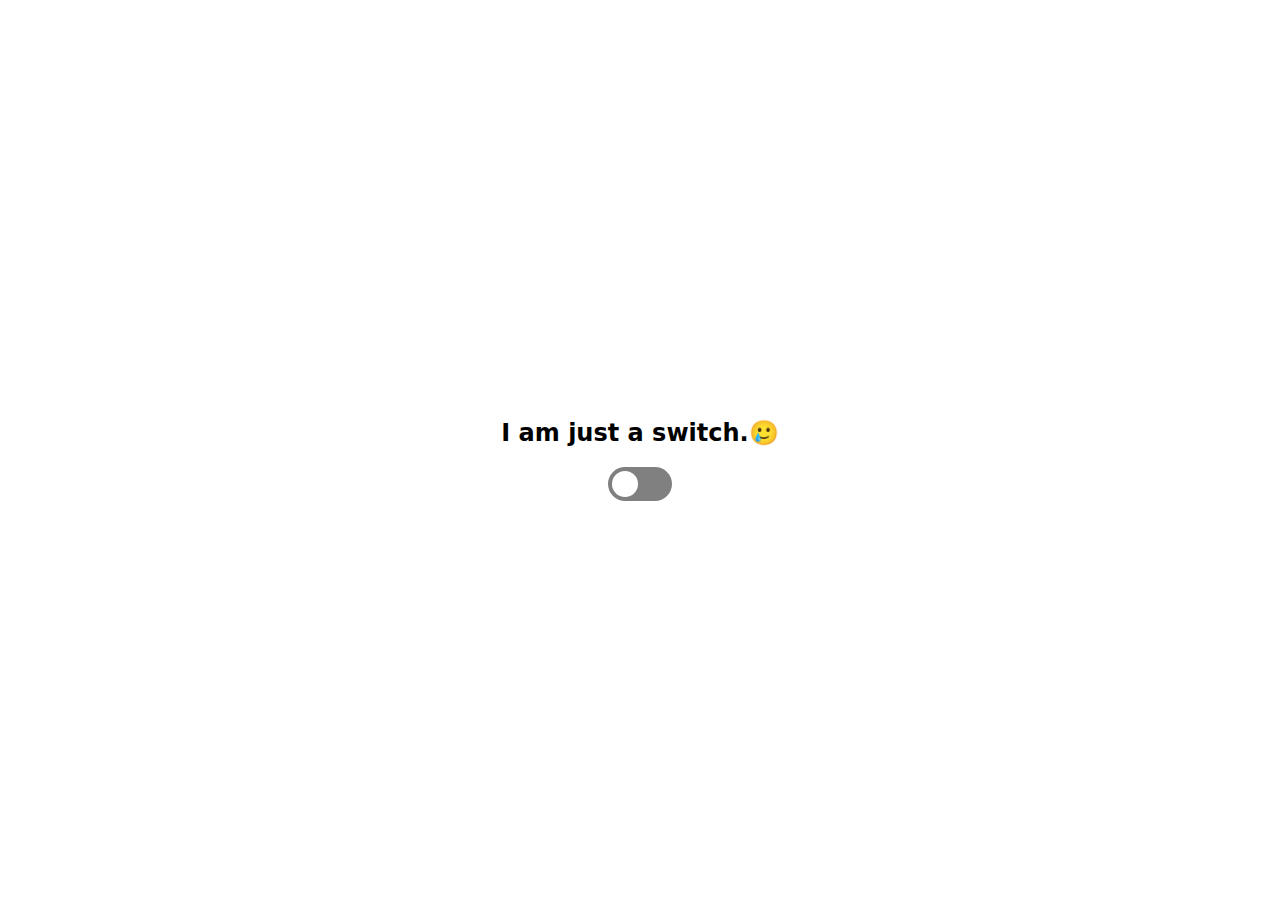
<file: switch/index.html>
<!DOCTYPE html>
<html lang="en">
<head>
    <meta charset="UTF-8">
    <meta name="viewport" content="width=device-width, initial-scale=1.0">
    <title>Document</title>
    <link rel="stylesheet" href="styles.css">
</head>
<body>
    <div class="container">
        <h2 class="text">I am just a switch.🥲</h2>
        <div class="box">
            <div class="slider"></div>
        </div>
    </div>

<script src="script.js"></script>
</body>
</html>
</file>
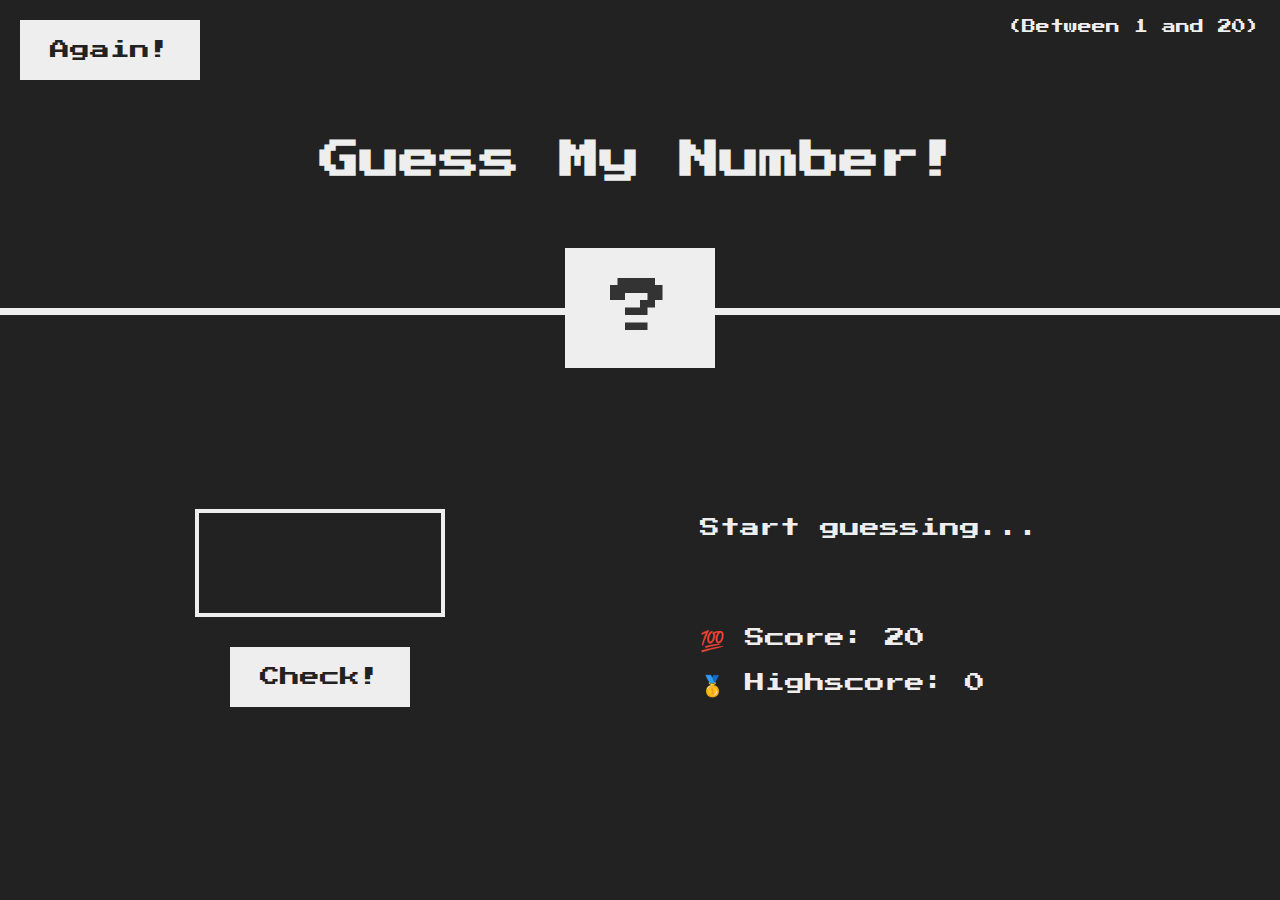
<file: 04_DOM_&_Events_fundamentals/guess_my_number/index.html>
<!DOCTYPE html>
<html lang="en">
  <head>
    <meta charset="UTF-8" />
    <meta name="viewport" content="width=device-width, initial-scale=1.0" />
    <meta http-equiv="X-UA-Compatible" content="ie=edge" />
    <link rel="stylesheet" href="style.css" />
    <title>Guess My Number!</title>
  </head>
  <body>
    <header>
      <h1>Guess My Number!</h1>
      <p class="between">(Between 1 and 20)</p>
      <button class="btn again">Again!</button>
      <div class="number">?</div>
    </header>
    <main>
      <section class="left">
        <input type="number" class="guess" />
        <button class="btn check">Check!</button>
      </section>
      <section class="right">
        <p class="message">Start guessing...</p>
        <p class="label-score">💯 Score: <span class="score">20</span></p>
        <p class="label-highscore">
          🥇 Highscore: <span class="highscore">0</span>
        </p>
      </section>
    </main>
    <script src="script.js"></script>
  </body>
</html>
</file>
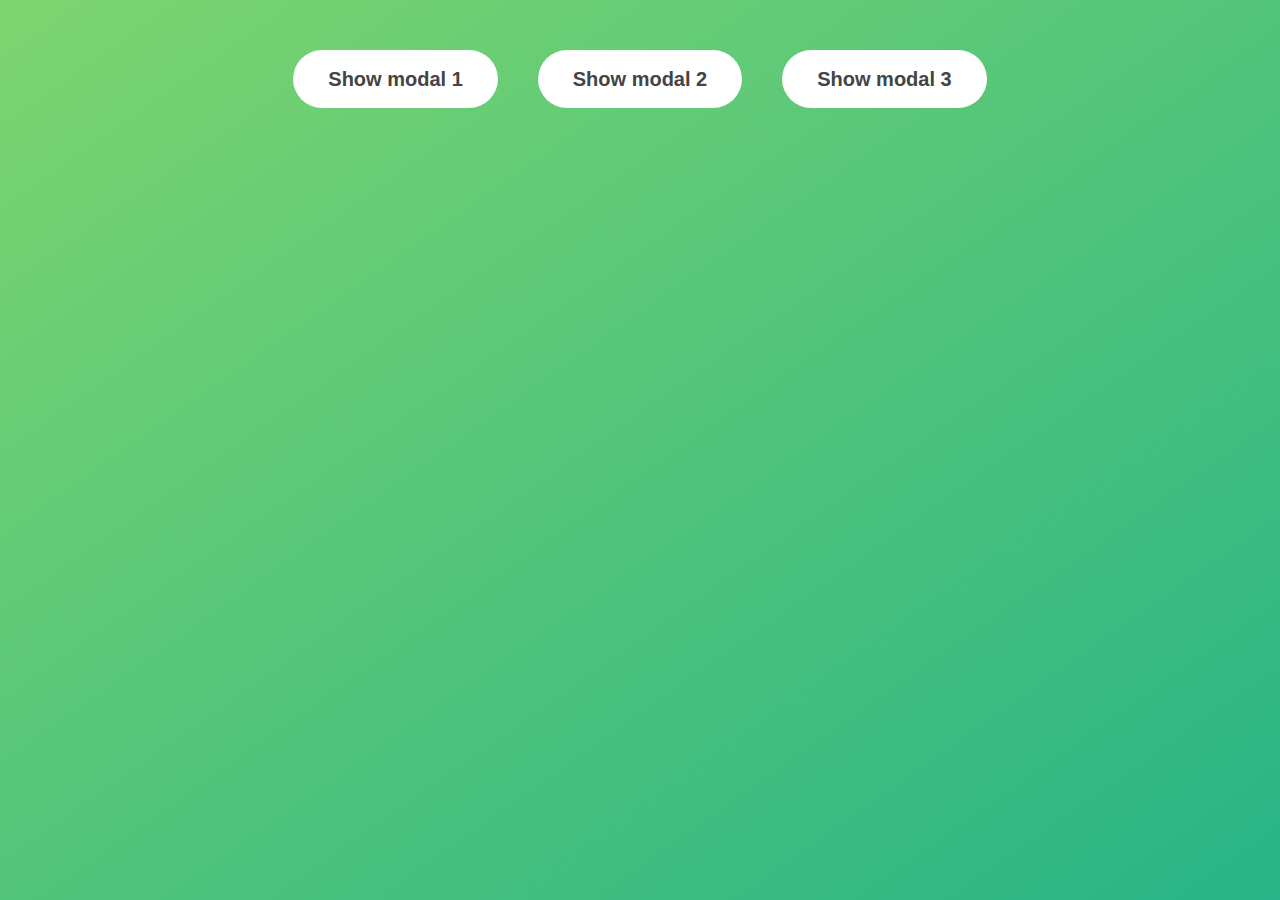
<file: 04_DOM_&_Events_fundamentals/modal_window/index.html>
<!DOCTYPE html>
<html lang="en">
  <head>
    <meta charset="UTF-8" />
    <meta name="viewport" content="width=device-width, initial-scale=1.0" />
    <meta http-equiv="X-UA-Compatible" content="ie=edge" />
    <link rel="stylesheet" href="style.css" />
    <title>Modal window</title>
  </head>
  <body>
    <button class="show-modal">Show modal 1</button>
    <button class="show-modal">Show modal 2</button>
    <button class="show-modal">Show modal 3</button>

    <div class="modal hidden">
      <button class="close-modal">&times;</button>
      <h1>I'm a modal window 😍</h1>
      <p>
        Lorem ipsum dolor sit amet, consectetur adipisicing elit, sed do eiusmod
        tempor incididunt ut labore et dolore magna aliqua. Ut enim ad minim
        veniam, quis nostrud exercitation ullamco laboris nisi ut aliquip ex ea
        commodo consequat. Duis aute irure dolor in reprehenderit in voluptate
        velit esse cillum dolore eu fugiat nulla pariatur. Excepteur sint
        occaecat cupidatat non proident, sunt in culpa qui officia deserunt
        mollit anim id est laborum.
      </p>
    </div>
    <div class="overlay hidden"></div>

    <script src="script.js"></script>
  </body>
</html>
</file>
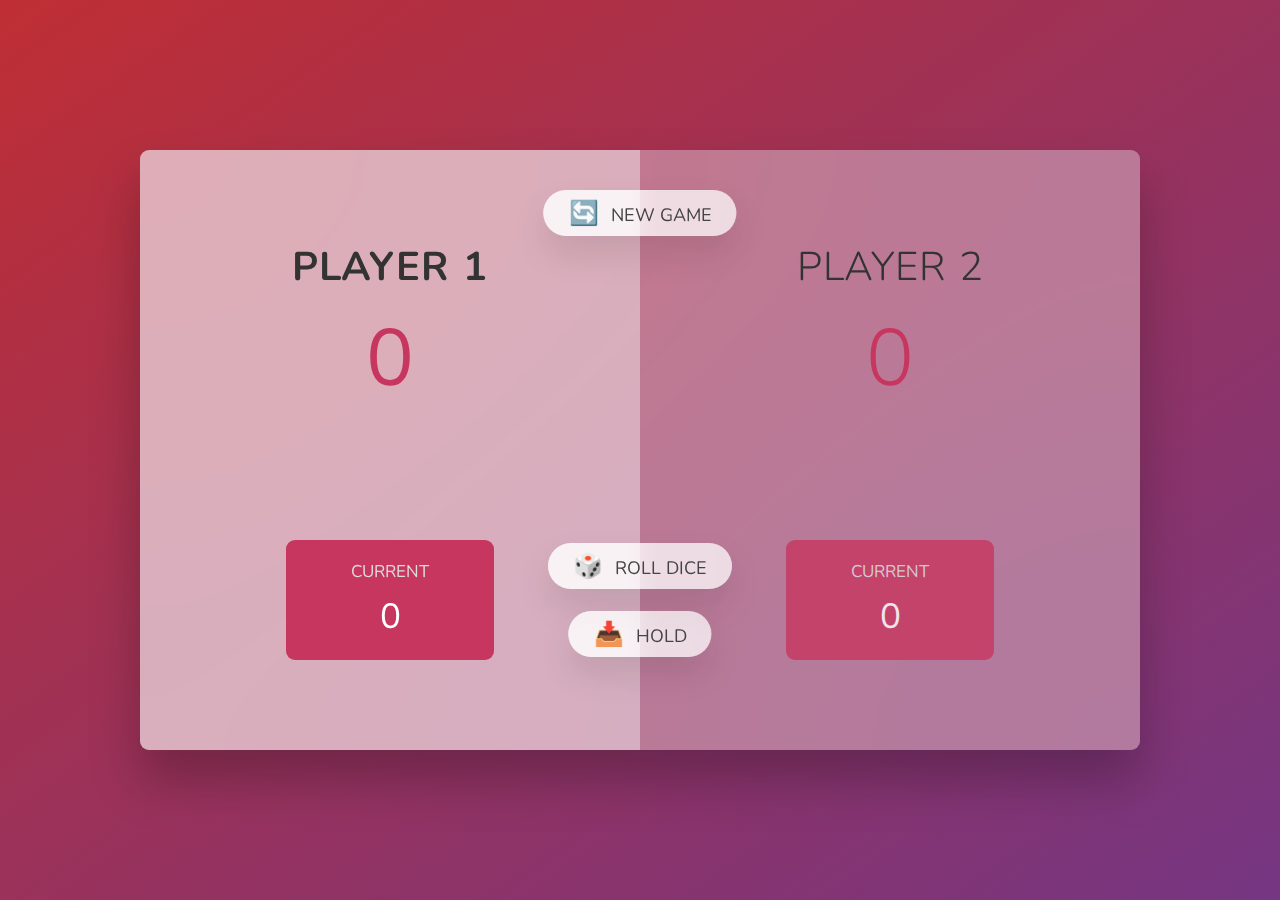
<file: 04_DOM_&_Events_fundamentals/pig_game/index.html>
<!DOCTYPE html>
<html lang="en">
  <head>
    <meta charset="UTF-8" />
    <meta name="viewport" content="width=device-width, initial-scale=1.0" />
    <meta http-equiv="X-UA-Compatible" content="ie=edge" />
    <link rel="stylesheet" href="style.css" />
    <title>Pig Game</title>
  </head>
  <body>
    <main>
      <section class="player player--0 player--active">
        <h2 class="name" id="name--0">Player 1</h2>
        <p class="score" id="score--0">43</p>
        <div class="current">
          <p class="current-label">Current</p>
          <p class="current-score" id="current--0">0</p>
        </div>
      </section>
      <section class="player player--1">
        <h2 class="name" id="name--1">Player 2</h2>
        <p class="score" id="score--1">24</p>
        <div class="current">
          <p class="current-label">Current</p>
          <p class="current-score" id="current--1">0</p>
        </div>
      </section>

      <img src="dice-5.png" alt="Playing dice" class="dice" />
      <button class="btn btn--new">🔄 New game</button>
      <button class="btn btn--roll">🎲 Roll dice</button>
      <button class="btn btn--hold">📥 Hold</button>
    </main>
    <script src="script.js"></script>
  </body>
</html>
</file>
<file: switch/styles.css>
body{
    height: 100vh;
    margin: 0;
    padding: 0;
    font-family: system-ui, -apple-system, BlinkMacSystemFont, 'Segoe UI', Roboto, Oxygen, Ubuntu, Cantarell, 'Open Sans', 'Helvetica Neue', sans-serif;
}

.container{
    display: flex;
    align-items: center;
    justify-content: center;
    height: 100vh;
    transition: background 0.3s;
    flex-direction: column;
}

.box{
    width: 60px;
    height: 30px;
    border-radius: 40px;
    background-color: grey;
    transition: background-color 0.2s;
    display: flex;
    align-items: center;
    padding: 2px;
}

.slider{
    width: 26px;
    height: 26px;
    background-color: white;
    border-radius: 50%;
    transition: 0.3s;
    margin-left: 2px;
}

.box.on{
    background-color: rgb(30, 184, 184);
}

.slider.on{
    transform: translate(30px, 0);
}

.purple {
    background-color: #614BC3;
}

.text.white {
    color: #fff;
}
</file>
<file: 04_DOM_&_Events_fundamentals/guess_my_number/style.css>
@import url('https://fonts.googleapis.com/css?family=Press+Start+2P&display=swap');

* {
  margin: 0;
  padding: 0;
  box-sizing: inherit;
}

html {
  font-size: 62.5%;
  box-sizing: border-box;
}

body {
  font-family: 'Press Start 2P', sans-serif;
  color: #eee;
  background-color: #222;
  /* background-color: #60b347; */
}

/* LAYOUT */
header {
  position: relative;
  height: 35vh;
  border-bottom: 7px solid #eee;
}

main {
  height: 65vh;
  color: #eee;
  display: flex;
  align-items: center;
  justify-content: space-around;
}

.left {
  width: 52rem;
  display: flex;
  flex-direction: column;
  align-items: center;
}

.right {
  width: 52rem;
  font-size: 2rem;
}

/* ELEMENTS STYLE */
h1 {
  font-size: 4rem;
  text-align: center;
  position: absolute;
  width: 100%;
  top: 52%;
  left: 50%;
  transform: translate(-50%, -50%);
}

.number {
  background: #eee;
  color: #333;
  font-size: 6rem;
  width: 15rem;
  padding: 3rem 0rem;
  text-align: center;
  position: absolute;
  bottom: 0;
  left: 50%;
  transform: translate(-50%, 50%);
}

.between {
  font-size: 1.4rem;
  position: absolute;
  top: 2rem;
  right: 2rem;
}

.again {
  position: absolute;
  top: 2rem;
  left: 2rem;
}

.guess {
  background: none;
  border: 4px solid #eee;
  font-family: inherit;
  color: inherit;
  font-size: 5rem;
  padding: 2.5rem;
  width: 25rem;
  text-align: center;
  display: block;
  margin-bottom: 3rem;
}

.btn {
  border: none;
  background-color: #eee;
  color: #222;
  font-size: 2rem;
  font-family: inherit;
  padding: 2rem 3rem;
  cursor: pointer;
}

.btn:hover {
  background-color: #ccc;
}

.message {
  margin-bottom: 8rem;
  height: 3rem;
}

.label-score {
  margin-bottom: 2rem;
}
</file>
<file: 04_DOM_&_Events_fundamentals/modal_window/style.css>
* {
    margin: 0;
    padding: 0;
    box-sizing: inherit;
  }
  
  html {
    font-size: 62.5%;
    box-sizing: border-box;
  }
  
  body {
    font-family: sans-serif;
    color: #333;
    line-height: 1.5;
    height: 100vh;
    position: relative;
    display: flex;
    align-items: flex-start;
    justify-content: center;
    background: linear-gradient(to top left, #28b487, #7dd56f);
  }
  
  .show-modal {
    font-size: 2rem;
    font-weight: 600;
    padding: 1.75rem 3.5rem;
    margin: 5rem 2rem;
    border: none;
    background-color: #fff;
    color: #444;
    border-radius: 10rem;
    cursor: pointer;
  }
  
  .close-modal {
    position: absolute;
    top: 1.2rem;
    right: 2rem;
    font-size: 5rem;
    color: #333;
    cursor: pointer;
    border: none;
    background: none;
  }
  
  h1 {
    font-size: 2.5rem;
    margin-bottom: 2rem;
  }
  
  p {
    font-size: 1.8rem;
  }
  
  /* -------------------------- */
  /* CLASSES TO MAKE MODAL WORK */
  .hidden {
    display: none;
  }
  
  .modal {
    position: absolute;
    top: 50%;
    left: 50%;
    transform: translate(-50%, -50%);
    width: 70%;
  
    background-color: white;
    padding: 6rem;
    border-radius: 5px;
    box-shadow: 0 3rem 5rem rgba(0, 0, 0, 0.3);
    z-index: 10;
  }
  
  .overlay {
    position: absolute;
    top: 0;
    left: 0;
    width: 100%;
    height: 100%;
    background-color: rgba(0, 0, 0, 0.6);
    backdrop-filter: blur(3px);
    z-index: 5;
  }
</file>
<file: 04_DOM_&_Events_fundamentals/pig_game/style.css>
@import url('https://fonts.googleapis.com/css2?family=Nunito&display=swap');

* {
  margin: 0;
  padding: 0;
  box-sizing: inherit;
}

html {
  font-size: 62.5%;
  box-sizing: border-box;
}

body {
  font-family: 'Nunito', sans-serif;
  font-weight: 400;
  height: 100vh;
  color: #333;
  background-image: linear-gradient(to top left, #753682 0%, #bf2e34 100%);
  display: flex;
  align-items: center;
  justify-content: center;
}

/* LAYOUT */
main {
  position: relative;
  width: 100rem;
  height: 60rem;
  background-color: rgba(255, 255, 255, 0.35);
  backdrop-filter: blur(200px);
  filter: blur();
  box-shadow: 0 3rem 5rem rgba(0, 0, 0, 0.25);
  border-radius: 9px;
  overflow: hidden;
  display: flex;
}

.player {
  flex: 50%;
  padding: 9rem;
  display: flex;
  flex-direction: column;
  align-items: center;
  transition: all 0.75s;
}

/* ELEMENTS */
.name {
  position: relative;
  font-size: 4rem;
  text-transform: uppercase;
  letter-spacing: 1px;
  word-spacing: 2px;
  font-weight: 300;
  margin-bottom: 1rem;
}

.score {
  font-size: 8rem;
  font-weight: 300;
  color: #c7365f;
  margin-bottom: auto;
}

.player--active {
  background-color: rgba(255, 255, 255, 0.4);
}
.player--active .name {
  font-weight: 700;
}
.player--active .score {
  font-weight: 400;
}

.player--active .current {
  opacity: 1;
}

.current {
  background-color: #c7365f;
  opacity: 0.8;
  border-radius: 9px;
  color: #fff;
  width: 65%;
  padding: 2rem;
  text-align: center;
  transition: all 0.75s;
}

.current-label {
  text-transform: uppercase;
  margin-bottom: 1rem;
  font-size: 1.7rem;
  color: #ddd;
}

.current-score {
  font-size: 3.5rem;
}

/* ABSOLUTE POSITIONED ELEMENTS */
.btn {
  position: absolute;
  left: 50%;
  transform: translateX(-50%);
  color: #444;
  background: none;
  border: none;
  font-family: inherit;
  font-size: 1.8rem;
  text-transform: uppercase;
  cursor: pointer;
  font-weight: 400;
  transition: all 0.2s;

  background-color: white;
  background-color: rgba(255, 255, 255, 0.6);
  backdrop-filter: blur(10px);

  padding: 0.7rem 2.5rem;
  border-radius: 50rem;
  box-shadow: 0 1.75rem 3.5rem rgba(0, 0, 0, 0.1);
}

.btn::first-letter {
  font-size: 2.4rem;
  display: inline-block;
  margin-right: 0.7rem;
}

.btn--new {
  top: 4rem;
}
.btn--roll {
  top: 39.3rem;
}
.btn--hold {
  top: 46.1rem;
}

.btn:active {
  transform: translate(-50%, 3px);
  box-shadow: 0 1rem 2rem rgba(0, 0, 0, 0.15);
}

.btn:focus {
  outline: none;
}

.dice {
  position: absolute;
  left: 50%;
  top: 16.5rem;
  transform: translateX(-50%);
  height: 10rem;
  box-shadow: 0 2rem 5rem rgba(0, 0, 0, 0.2);
}

.player--winner {
  background-color: #2f2f2f;
}

.player--winner .name {
  font-weight: 700;
  color: #c7365f;
}


.hidden {
  display: none;
}
</file>
